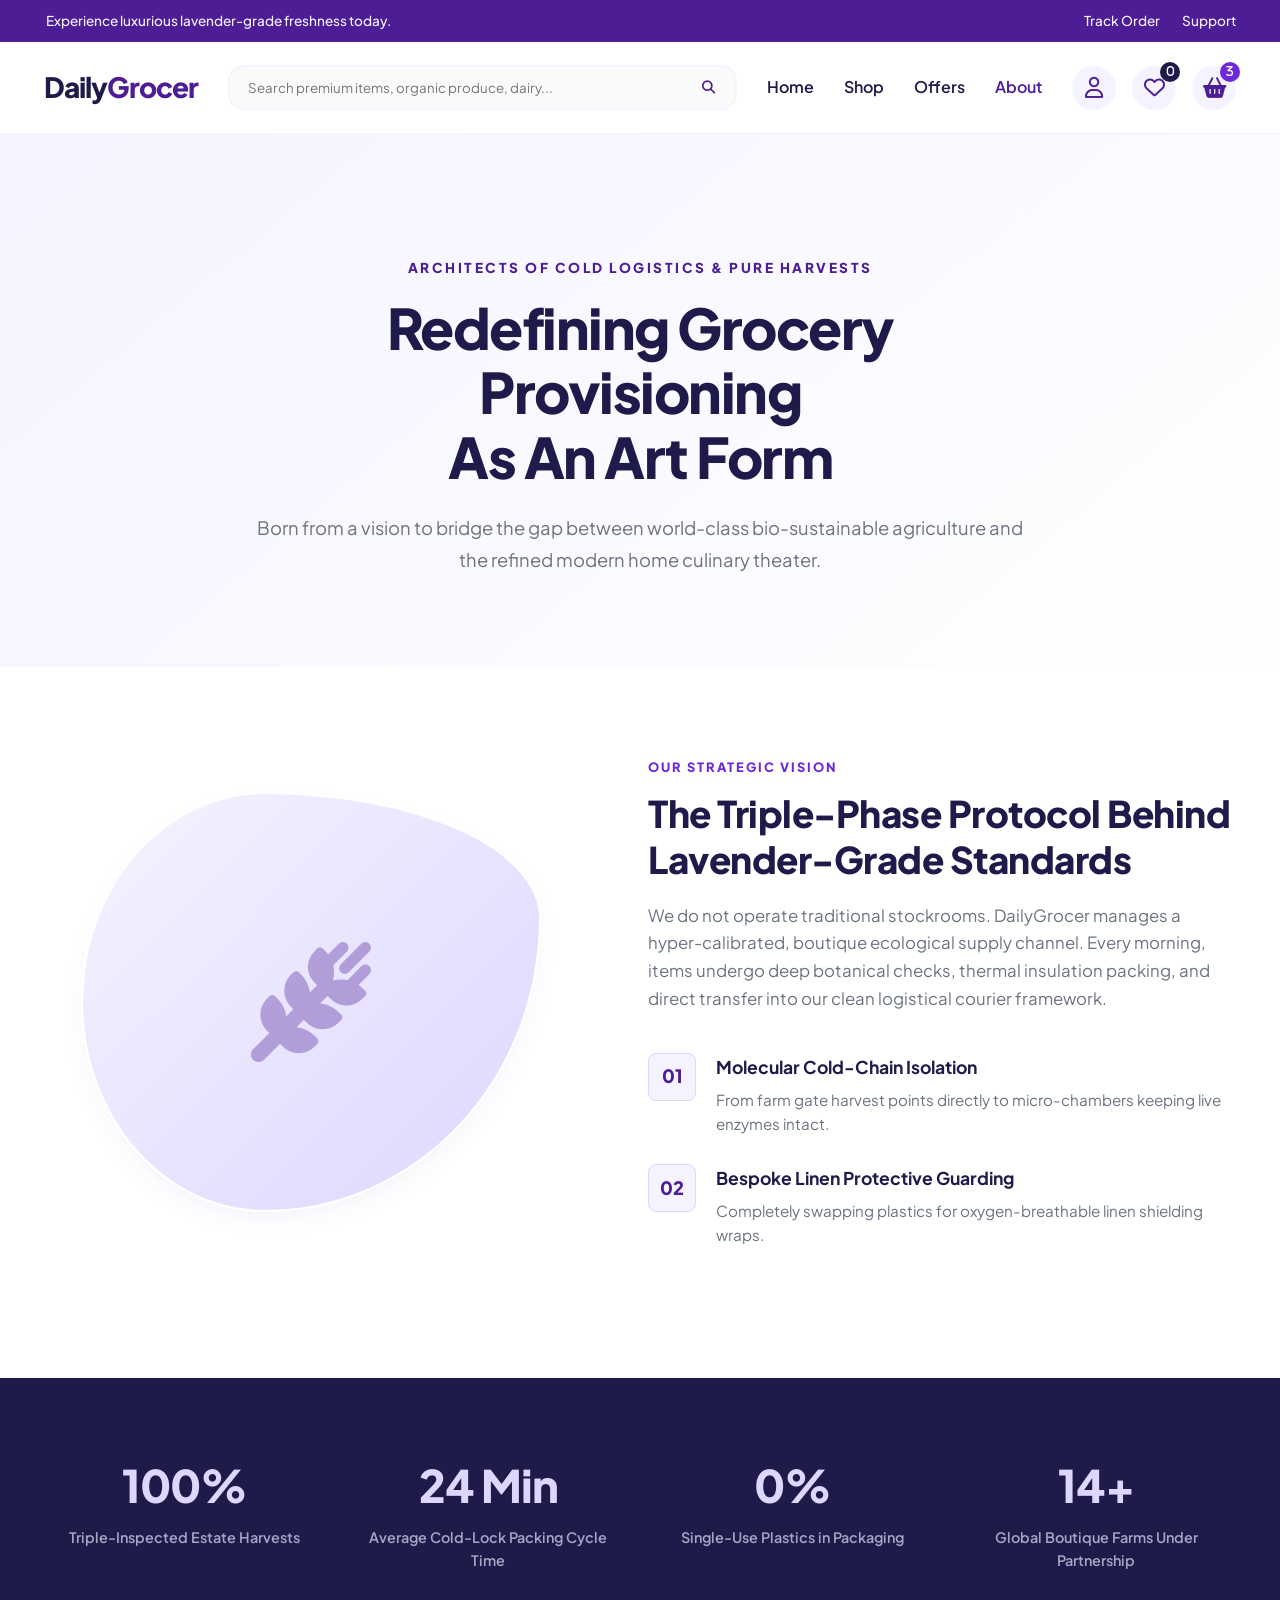
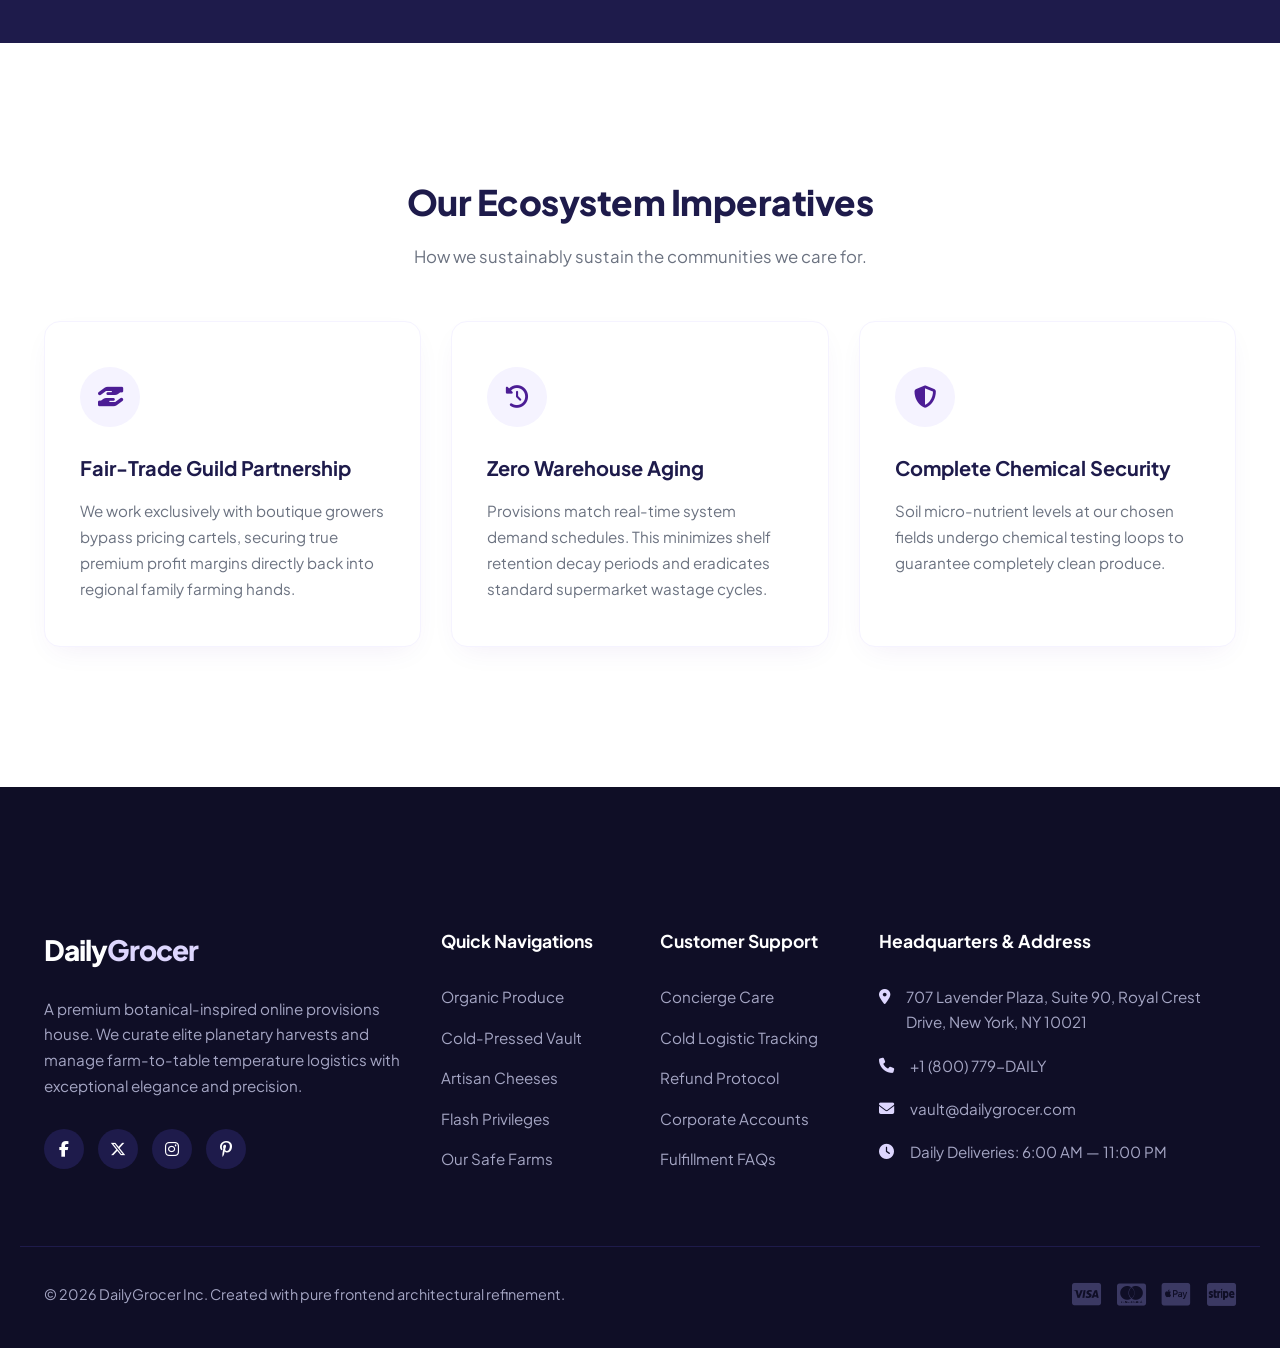
<file: About.html>
<!DOCTYPE html>
<html lang="en">
<head>
    <meta charset="UTF-8">
    <meta name="viewport" content="width=device-width, initial-scale=1.0">
    <title>About Our Provisions House | DailyGrocer</title>
    <link rel="preconnect" href="https://fonts.googleapis.com">
    <link rel="preconnect" href="https://fonts.gstatic.com" crossorigin>
    <link href="https://fonts.googleapis.com/css2?family=Plus+Jakarta+Sans:wght@300;400;500;600;700;800&display=swap" rel="stylesheet">
    <link rel="stylesheet" href="https://cdnjs.cloudflare.com/ajax/libs/font-awesome/6.4.0/css/all.min.css">
    <link rel="stylesheet" href="style.css">
    <link rel="stylesheet" href="About.css">
</head>
<body>

    <header class="main-header">
        <div class="header-top">
            <div class="container top-flex">
                <div class="top-left">
                    <span><i class="fa-solid fa-sparkles"></i> Experience luxurious lavender-grade freshness today.</span>
                </div>
                <div class="top-right">
                    <a href="#">Track Order</a>
                    <a href="#">Support</a>
                </div>
            </div>
        </div>
        <div class="header-main">
            <div class="container main-flex">
                <a href="./index.html" class="logo">Daily<span>Grocer</span></a>
                
                <div class="search-bar">
                    <input type="text" placeholder="Search premium items, organic produce, dairy...">
                    <button type="submit"><i class="fa-solid fa-magnifying-glass"></i></button>
                </div>

                <nav class="nav-links">
                    <a href="./index.html">Home</a>
                    <a href="./shop.html">Shop</a>
                    <a href="./offers.html">Offers</a>
                    <a href="./About.html" class="active">About</a>
                </nav>

                <div class="header-actions">
                    <a href="#" class="action-btn"><i class="fa-regular fa-user"></i></a>
                    <a href="#" class="action-btn"><i class="fa-regular fa-heart"><span class="badge">0</span></i></a>
                    <a href="#" class="action-btn"><i class="fa-solid fa-basket-shopping"><span class="badge menu-badge">3</span></i></a>
                </div>
            </div>
        </div>
    </header>

    <main>
        <section class="about-hero-section">
            <div class="container text-center-hero">
                <span class="about-tagline">Architects of Cold Logistics & Pure Harvests</span>
                <h1>Redefining Grocery Provisioning <br>As An Art Form</h1>
                <p>Born from a vision to bridge the gap between world-class bio-sustainable agriculture and the refined modern home culinary theater.</p>
            </div>
        </section>

        <section class="manifesto-section container">
            <div class="manifesto-grid">
                <div class="manifesto-visual">
                    <div class="manifesto-img-frame">
                        <i class="fa-solid fa-wheat-awn luxury-gold-icon"></i>
                    </div>
                </div>
                <div class="manifesto-content">
                    <span class="section-micro">Our Strategic Vision</span>
                    <h2>The Triple-Phase Protocol Behind Lavender-Grade Standards</h2>
                    <p>We do not operate traditional stockrooms. DailyGrocer manages a hyper-calibrated, boutique ecological supply channel. Every morning, items undergo deep botanical checks, thermal insulation packing, and direct transfer into our clean logistical courier framework.</p>
                    
                    <div class="innovative-milestones">
                        <div class="milestone-row">
                            <div class="m-number">01</div>
                            <div class="m-text">
                                <h4>Molecular Cold-Chain Isolation</h4>
                                <p>From farm gate harvest points directly to micro-chambers keeping live enzymes intact.</p>
                            </div>
                        </div>
                        <div class="milestone-row">
                            <div class="m-number">02</div>
                            <div class="m-text">
                                <h4>Bespoke Linen Protective Guarding</h4>
                                <p>Completely swapping plastics for oxygen-breathable linen shielding wraps.</p>
                            </div>
                        </div>
                    </div>
                </div>
            </div>
        </section>

        <section class="metrics-dashboard-section">
            <div class="container metrics-grid">
                <div class="metric-block">
                    <h3>100%</h3>
                    <p>Triple-Inspected Estate Harvests</p>
                </div>
                <div class="metric-block">
                    <h3>24 Min</h3>
                    <p>Average Cold-Lock Packing Cycle Time</p>
                </div>
                <div class="metric-block">
                    <h3>0%</h3>
                    <p>Single-Use Plastics in Packaging</p>
                </div>
                <div class="metric-block">
                    <h3>14+</h3>
                    <p>Global Boutique Farms Under Partnership</p>
                </div>
            </div>
        </section>

        <section class="pillars-section container">
            <div class="section-center-header">
                <h2>Our Ecosystem Imperatives</h2>
                <p>How we sustainably sustain the communities we care for.</p>
            </div>
            <div class="pillars-three-grid">
                <div class="pillar-box-card">
                    <div class="p-icon-circle"><i class="fa-solid fa-hand-holding-hand"></i></div>
                    <h3>Fair-Trade Guild Partnership</h3>
                    <p>We work exclusively with boutique growers bypass pricing cartels, securing true premium profit margins directly back into regional family farming hands.</p>
                </div>
                <div class="pillar-box-card">
                    <div class="p-icon-circle"><i class="fa-solid fa-clock-rotate-left"></i></div>
                    <h3>Zero Warehouse Aging</h3>
                    <p>Provisions match real-time system demand schedules. This minimizes shelf retention decay periods and eradicates standard supermarket wastage cycles.</p>
                </div>
                <div class="pillar-box-card">
                    <div class="p-icon-circle"><i class="fa-solid fa-shield-halved"></i></div>
                    <h3>Complete Chemical Security</h3>
                    <p>Soil micro-nutrient levels at our chosen fields undergo chemical testing loops to guarantee completely clean produce.</p>
                </div>
            </div>
        </section>
    </main>

    <footer class="main-footer">
        <div class="container footer-grid">
            <div class="footer-col brand-col">
                <a href="#" class="logo">Daily<span>Grocer</span></a>
                <p class="footer-desc">A premium botanical-inspired online provisions house. We curate elite planetary harvests and manage farm-to-table temperature logistics with exceptional elegance and precision.</p>
                <div class="social-links">
                    <a href="#" aria-label="Facebook"><i class="fa-brands fa-facebook-f"></i></a>
                    <a href="#" aria-label="Twitter"><i class="fa-brands fa-x-twitter"></i></a>
                    <a href="#" aria-label="Instagram"><i class="fa-brands fa-instagram"></i></a>
                    <a href="#" aria-label="Pinterest"><i class="fa-brands fa-pinterest-p"></i></a>
                </div>
            </div>

            <div class="footer-col">
                <h3>Quick Navigations</h3>
                <ul class="footer-links">
                    <li><a href="#">Organic Produce</a></li>
                    <li><a href="#">Cold-Pressed Vault</a></li>
                    <li><a href="#">Artisan Cheeses</a></li>
                    <li><a href="#">Flash Privileges</a></li>
                    <li><a href="#">Our Safe Farms</a></li>
                </ul>
            </div>

            <div class="footer-col">
                <h3>Customer Support</h3>
                <ul class="footer-links">
                    <li><a href="#">Concierge Care</a></li>
                    <li><a href="#">Cold Logistic Tracking</a></li>
                    <li><a href="#">Refund Protocol</a></li>
                    <li><a href="#">Corporate Accounts</a></li>
                    <li><a href="#">Fulfillment FAQs</a></li>
                </ul>
            </div>

            <div class="footer-col contact-col">
                <h3>Headquarters & Address</h3>
                <ul class="contact-info">
                    <li>
                        <i class="fa-solid fa-location-dot"></i>
                        <span>707 Lavender Plaza, Suite 90, Royal Crest Drive, New York, NY 10021</span>
                    </li>
                    <li>
                        <i class="fa-solid fa-phone"></i>
                        <span>+1 (800) 779-DAILY</span>
                    </li>
                    <li>
                        <i class="fa-solid fa-envelope"></i>
                        <span>vault@dailygrocer.com</span>
                    </li>
                    <li>
                        <i class="fa-solid fa-clock"></i>
                        <span>Daily Deliveries: 6:00 AM — 11:00 PM</span>
                    </li>
                </ul>
            </div>
        </div>

        <div class="footer-bottom">
            <div class="container bottom-flex">
                <p>&copy; 2026 DailyGrocer Inc. Created with pure frontend architectural refinement.</p>
                <div class="payment-icons">
                    <i class="fa-brands fa-cc-visa"></i>
                    <i class="fa-brands fa-cc-mastercard"></i>
                    <i class="fa-brands fa-cc-apple-pay"></i>
                    <i class="fa-brands fa-cc-stripe"></i>
                </div>
            </div>
        </div>
    </footer>

</body>
</html>
</file>
<file: style.css>
/* --- CSS RESET & ARCHITECTURAL BASE --- */
* {
    margin: 0;
    padding: 0;
    box-sizing: border-box;
}

:root {
    /* Premium Dark Lavender & White Architecture */
    --primary-main: #4c1d95;         /* Deep Luxurious Dark Lavender */
    --primary-accent: #6d28d9;       /* Vivid Lavender Edge */
    --primary-light: #f5f3ff;        /* Creamy Milk/Lavender tint */
    --primary-dust: #ddd6fe;         /* Soft Lavender Border tone */
    --text-dark: #1e1b4b;            /* Intense Navy Midnight Black */
    --text-muted: #6b7280;           /* Soft Concrete Gray */
    --bg-white: #ffffff;             /* Crisp Pure White */
    --bg-wash: #fafafa;              /* Clean Neutral Wash */
    --border-radius-lg: 16px;
    --border-radius-sm: 8px;
    --transition-smooth: all 0.4s cubic-bezier(0.16, 1, 0.3, 1);
    --shadow-premium: 0 10px 30px -10px rgba(76, 29, 149, 0.08);
    --shadow-hover: 0 20px 40px -15px rgba(76, 29, 149, 0.18);
}

body {
    font-family: 'Plus Jakarta Sans', sans-serif;
    color: var(--text-dark);
    background-color: var(--bg-white);
    line-height: 1.65;
    overflow-x: hidden;
}

.container {
    width: 100%;
    max-width: 1240px;
    margin: 0 auto;
    padding: 0 24px;
}

a {
    text-decoration: none;
    color: inherit;
    transition: var(--transition-smooth);
}

ul {
    list-style: none;
}

/* --- BUTTON ARCHITECTURE --- */
.btn {
    display: inline-flex;
    align-items: center;
    gap: 10px;
    padding: 14px 28px;
    font-weight: 700;
    border-radius: var(--border-radius-lg);
    transition: var(--transition-smooth);
    cursor: pointer;
    border: none;
    font-size: 0.95rem;
}

.btn-primary {
    background-color: var(--primary-main);
    color: var(--bg-white);
}

.btn-primary:hover {
    background-color: var(--primary-accent);
    transform: translateY(-2px);
    box-shadow: 0 8px 20px rgba(109, 40, 217, 0.2);
}

.btn-secondary {
    background-color: var(--primary-light);
    color: var(--primary-main);
}

.btn-secondary:hover {
    background-color: var(--primary-dust);
}

.btn-white {
    background-color: var(--bg-white);
    color: var(--primary-main);
}

.btn-white:hover {
    transform: translateY(-2px);
    box-shadow: 0 8px 20px rgba(0, 0, 0, 0.1);
}

/* --- SECTION TIMING & STRUCTURING --- */
.section-header {
    display: flex;
    justify-content: space-between;
    align-items: center;
    margin-bottom: 35px;
    margin-top: 80px;
}

.section-header h2 {
    font-size: 2rem;
    font-weight: 800;
    letter-spacing: -0.5px;
}

.header-with-badge {
    display: flex;
    align-items: center;
    gap: 16px;
}

.timer-badge {
    background-color: var(--primary-main);
    color: white;
    padding: 5px 12px;
    font-size: 0.8rem;
    font-weight: 700;
    border-radius: 30px;
    letter-spacing: 0.5px;
}

.view-all {
    color: var(--primary-main);
    font-weight: 700;
    font-size: 0.95rem;
}

.view-all:hover {
    color: var(--primary-accent);
}

/* --- INTERACTIVE SPINNING WHEEL CONTROLS & ANIMATIONS --- */
.wheel-modal-state, .spin-state {
    display: none;
}

.wheel-overlay {
    position: fixed;
    top: 0;
    left: 0;
    width: 100vw;
    height: 100vh;
    background: rgba(30, 27, 75, 0.6);
    backdrop-filter: blur(8px);
    z-index: 5000;
    display: flex;
    align-items: center;
    justify-content: center;
    opacity: 0;
    pointer-events: none;
    transition: var(--transition-smooth);
}

.wheel-modal {
    background: var(--bg-white);
    padding: 40px;
    border-radius: 24px;
    max-width: 460px;
    width: 90%;
    text-align: center;
    position: relative;
    box-shadow: 0 30px 60px rgba(0,0,0,0.2);
    transform: scale(0.9);
    transition: var(--transition-smooth);
}

.wheel-modal-state:checked + .wheel-overlay {
    opacity: 1;
    pointer-events: auto;
}

.wheel-modal-state:checked + .wheel-overlay .wheel-modal {
    transform: scale(1);
}

.close-wheel {
    position: absolute;
    top: 15px;
    right: 20px;
    font-size: 2rem;
    cursor: pointer;
    color: var(--text-muted);
}

.close-wheel:hover { color: var(--primary-main); }

.wheel-modal h3 { font-size: 1.6rem; color: var(--primary-main); margin-bottom: 8px; font-weight: 800;}
.wheel-modal p { font-size: 0.95rem; color: var(--text-muted); margin-bottom: 25px;}

.wheel-container {
    position: relative;
    width: 280px;
    height: 280px;
    margin: 0 auto 25px;
}

.wheel-pointer {
    position: absolute;
    top: -12px;
    left: 50%;
    transform: translateX(-50%);
    z-index: 50;
    color: var(--text-dark);
    font-size: 2rem;
}

.wheel {
    width: 100%;
    height: 100%;
    border-radius: 50%;
    border: 8px solid var(--primary-main);
    position: relative;
    overflow: hidden;
    transition: transform 4s cubic-bezier(0.15, 0.85, 0.35, 1);
    box-shadow: 0 10px 25px rgba(76,29,149,0.15);
}

.segment {
    position: absolute;
    width: 50%;
    height: 50%;
    transform-origin: 100% 100%;
    display: flex;
    align-items: center;
    justify-content: center;
}

.segment span {
    position: absolute;
    transform: rotate(45deg);
    font-weight: 800;
    font-size: 0.8rem;
    color: var(--primary-main);
    left: 40px;
    top: 40px;
}

.s1 { transform: rotate(0deg); background: #fdfbef; }
.s2 { transform: rotate(60deg); background: var(--primary-light); }
.s3 { transform: rotate(120deg); background: #fdfbef; }
.s4 { transform: rotate(180deg); background: var(--primary-light); }
.s5 { transform: rotate(240deg); background: #fdfbef; }
.s6 { transform: rotate(300deg); background: var(--primary-light); }

.s2 span, .s4 span, .s6 span { color: var(--primary-accent); }

.spin-btn {
    position: absolute;
    top: 50%;
    left: 50%;
    transform: translate(-50%, -50%);
    width: 60px;
    height: 60px;
    background: var(--primary-main);
    color: white;
    border-radius: 50%;
    display: flex;
    align-items: center;
    justify-content: center;
    font-weight: 800;
    font-size: 0.85rem;
    cursor: pointer;
    z-index: 40;
    border: 3px solid white;
    box-shadow: 0 4px 10px rgba(0,0,0,0.2);
}

/* Spin Execution Trigger Logic */
.spin-state:checked ~ .wheel {
    transform: rotate(1680deg); /* Lands precisely on 10% OFF segment */
}

.win-announcement {
    max-height: 0;
    overflow: hidden;
    transition: all 0.5s ease 4.2s; /* triggers exactly after rotation animation stops */
}

.spin-state:checked ~ .win-announcement {
    max-height: 80px;
}

.congrats-text {
    background: #f0fdf4;
    color: #16a34a;
    padding: 12px;
    border-radius: var(--border-radius-sm);
    font-weight: 600;
    border: 1px dashed #4ade80;
    margin: 0;
}

/* --- SECTION 1: HEADER --- */
.main-header {
    background-color: var(--bg-white);
    border-bottom: 1px solid var(--primary-light);
    position: sticky;
    top: 0;
    z-index: 1000;
}

.header-top {
    background-color: var(--primary-main);
    color: var(--primary-light);
    font-size: 0.85rem;
    font-weight: 500;
    padding: 10px 0;
}

.top-flex {
    display: flex;
    justify-content: space-between;
}

.wheel-trigger-link {
    cursor: pointer;
    font-weight: 700;
    color: #fef08a; /* Soft Gold Alert */
    margin-right: 20px;
}

.top-right a { margin-left: 20px; }
.top-right a:hover { color: white; }

.header-main { padding: 22px 0; }
.main-flex { display: flex; align-items: center; justify-content: space-between; gap: 30px; }

.logo {
    font-size: 1.75rem;
    font-weight: 800;
    color: var(--text-dark);
    letter-spacing: -1px;
}

.logo span { color: var(--primary-main); }

.search-bar {
    flex: 1;
    max-width: 520px;
    display: flex;
    border: 2px solid var(--primary-light);
    background-color: var(--bg-wash);
    border-radius: var(--border-radius-lg);
    overflow: hidden;
    transition: var(--transition-smooth);
}

.search-bar:focus-within {
    border-color: var(--primary-main);
    background-color: var(--bg-white);
}

.search-bar input {
    width: 100%;
    padding: 12px 18px;
    border: none;
    outline: none;
    background: transparent;
    font-family: inherit;
    color: var(--text-dark);
}

.search-bar button {
    background: transparent;
    border: none;
    padding: 0 20px;
    color: var(--primary-main);
    cursor: pointer;
}

.nav-links { display: flex; gap: 30px; font-weight: 600; }
.nav-links a:hover, .nav-links a.active { color: var(--primary-main); }

.header-actions { display: flex; gap: 16px; }

.action-btn {
    font-size: 1.3rem;
    position: relative;
    width: 44px;
    height: 44px;
    display: flex;
    align-items: center;
    justify-content: center;
    border-radius: 50%;
    background-color: var(--primary-light);
    color: var(--primary-main);
}

.action-btn:hover {
    background-color: var(--primary-main);
    color: var(--bg-white);
}

.action-btn .badge {
    position: absolute;
    top: -4px;
    right: -4px;
    background-color: var(--text-dark);
    color: white;
    font-size: 0.7rem;
    width: 20px;
    height: 20px;
    border-radius: 50%;
    display: flex;
    align-items: center;
    justify-content: center;
    font-weight: 700;
}

.action-btn .menu-badge {
    background-color: var(--primary-accent);
}

/* --- SECTION 2: HERO BANNER --- */
.hero-section {
    background: linear-gradient(140deg, var(--primary-light) 0%, #ffffff 100%);
    padding: 90px 0;
}

.hero-grid {
    display: grid;
    grid-template-columns: 1.1fr 0.9fr;
    align-items: center;
    gap: 60px;
}

.tagline {
    color: var(--primary-main);
    font-weight: 800;
    text-transform: uppercase;
    font-size: 0.85rem;
    letter-spacing: 2px;
    display: inline-block;
    margin-bottom: 12px;
}

.hero-content h1 {
    font-size: 3.5rem;
    line-height: 1.15;
    margin-bottom: 20px;
    color: var(--text-dark);
    font-weight: 800;
    letter-spacing: -1.5px;
}

.hero-content p {
    color: var(--text-muted);
    font-size: 1.15rem;
    margin-bottom: 35px;
    max-width: 560px;
}

.hero-buttons { display: flex; gap: 16px; }

.hero-image { display: flex; justify-content: center; position: relative; }

.hero-img-bg {
    width: 420px;
    height: 420px;
    background: linear-gradient(135deg, var(--primary-main), var(--primary-dust));
    border-radius: 60% 40% 30% 70% / 60% 30% 70% 40%;
    display: flex;
    align-items: center;
    justify-content: center;
    box-shadow: 0 20px 40px rgba(76,29,149,0.15);
}

.luxury-icon {
    font-size: 8rem;
    color: rgba(255, 255, 255, 0.4);
}

/* --- SECTION 3: FEATURES --- */
.features-section { margin-top: -50px; position: relative; z-index: 10; }
.features-grid { display: grid; grid-template-columns: repeat(4, 1fr); gap: 24px; }

.feature-card {
    background-color: var(--bg-white);
    padding: 30px 24px;
    border-radius: var(--border-radius-lg);
    box-shadow: var(--shadow-premium);
    border: 1px solid var(--primary-light);
    text-align: center;
    transition: var(--transition-smooth);
}

.feature-card:hover {
    transform: translateY(-6px);
    box-shadow: var(--shadow-hover);
    border-color: var(--primary-dust);
}

.icon-box {
    width: 56px;
    height: 56px;
    background-color: var(--primary-light);
    color: var(--primary-main);
    font-size: 1.6rem;
    display: flex;
    align-items: center;
    justify-content: center;
    border-radius: 50%;
    margin: 0 auto 20px;
}

.feature-card h3 { font-size: 1.15rem; margin-bottom: 10px; font-weight: 700; }
.feature-card p { font-size: 0.9rem; color: var(--text-muted); }

/* --- SECTION 4: CATEGORIES --- */
.categories-grid { display: grid; grid-template-columns: repeat(6, 1fr); gap: 20px; }

.category-card {
    background-color: var(--bg-wash);
    border: 1px solid transparent;
    padding: 24px 16px;
    border-radius: var(--border-radius-lg);
    text-align: center;
    cursor: pointer;
    transition: var(--transition-smooth);
}

.category-card:hover {
    background-color: var(--bg-white);
    border-color: var(--primary-main);
    box-shadow: var(--shadow-premium);
    transform: translateY(-4px);
}

.cat-icon {
    font-size: 2.2rem;
    color: var(--primary-main);
    margin-bottom: 16px;
}

.category-card h4 { font-size: 1rem; font-weight: 700; color: var(--text-dark); }
.category-card span { font-size: 0.8rem; color: var(--text-muted); display: block; margin-top: 4px; }

/* --- SECTIONS 5 & 7: EXQUISITE PRODUCT DESIGN --- */
.products-grid { display: grid; grid-template-columns: repeat(4, 1fr); gap: 28px; }

.product-card {
    background-color: var(--bg-white);
    border: 1px solid rgba(76,29,149,0.06);
    border-radius: var(--border-radius-lg);
    padding: 24px;
    position: relative;
    box-shadow: var(--shadow-premium);
    transition: var(--transition-smooth);
}

.product-card:hover {
    box-shadow: var(--shadow-hover);
    transform: translateY(-5px);
    border-color: var(--primary-dust);
}

.discount-badge {
    position: absolute;
    top: 18px;
    left: 18px;
    background-color: var(--text-dark);
    color: var(--bg-white);
    font-size: 0.75rem;
    font-weight: 800;
    padding: 4px 10px;
    border-radius: 6px;
    z-index: 2;
}

.product-img-holder {
    height: 180px;
    background-color: var(--primary-light);
    border-radius: var(--border-radius-lg);
    display: flex;
    align-items: center;
    justify-content: center;
    margin-bottom: 18px;
    color: var(--primary-main);
}

.demo-prod-icon { font-size: 3.8rem; opacity: 0.85; transition: var(--transition-smooth); }
.product-card:hover .demo-prod-icon { transform: scale(1.1); opacity: 1; }

.prod-cat {
    font-size: 0.75rem;
    text-transform: uppercase;
    color: var(--primary-accent);
    font-weight: 700;
    letter-spacing: 0.5px;
}

.product-info h4 {
    font-size: 1rem;
    font-weight: 700;
    margin: 6px 0 12px;
    height: 44px;
    overflow: hidden;
    color: var(--text-dark);
}

.rating { font-size: 0.85rem; color: var(--primary-accent); margin-bottom: 18px; }
.rating span { color: var(--text-muted); margin-left: 4px; }

.price-row { display: flex; justify-content: space-between; align-items: center; }
.price { font-weight: 800; font-size: 1.25rem; color: var(--text-dark); }
.old-price { font-size: 0.9rem; text-decoration: line-through; color: var(--text-muted); font-weight: 400; margin-left: 6px; }

.add-to-cart-btn {
    background-color: var(--primary-light);
    border: none;
    color: var(--primary-main);
    width: 40px;
    height: 40px;
    border-radius: 50%;
    display: flex;
    align-items: center;
    justify-content: center;
    cursor: pointer;
    font-size: 1.1rem;
    transition: var(--transition-smooth);
}

.add-to-cart-btn:hover {
    background-color: var(--primary-main);
    color: var(--bg-white);
}

/* --- SECTION 6: PROMOTIONAL SPLIT BANNERS --- */
.promo-banners { margin-top: 80px; }
.banner-grid { display: grid; grid-template-columns: 1fr 1fr; gap: 28px; }

.promo-card {
    border-radius: var(--border-radius-lg);
    padding: 50px;
    height: 250px;
    display: flex;
    align-items: center;
    position: relative;
    overflow: hidden;
    background-color: var(--primary-main);
    box-shadow: var(--shadow-premium);
}

.banner-1 {
    background: linear-gradient(45deg, rgba(30,27,75,0.9), rgba(109,40,217,0.7)), url('https://images.unsplash.com/photo-1540555700478-4be289fbecef?auto=format&fit=crop&w=600&q=80');
    background-size: cover;
    background-position: center;
    color: white;
}

.banner-2 {
    background: linear-gradient(45deg, rgba(30,27,75,0.9), rgba(109,40,217,0.7)), url('https://images.unsplash.com/photo-1610348725531-843dff14a701?auto=format&fit=crop&w=600&q=80');
    background-size: cover;
    background-position: center;
    color: white;
}

.promo-text span { font-weight: 700; font-size: 0.85rem; text-transform: uppercase; letter-spacing: 1.5px; opacity: 0.9;}
.promo-text h3 { font-size: 1.8rem; margin: 10px 0 24px; max-width: 360px; line-height: 1.3; font-weight: 800; }

/* --- SECTION 8: TESTIMONIALS --- */
.testimonials-section { background-color: var(--primary-light); padding: 80px 0; margin-top: 90px; }
.section-center-header { text-align: center; margin-bottom: 50px; }
.section-center-header h2 { font-size: 2.2rem; margin-bottom: 12px; font-weight: 800; letter-spacing: -0.5px;}
.section-center-header p { color: var(--text-muted); font-size: 1.05rem; }

.testimonials-grid { display: grid; grid-template-columns: 1fr 1fr; gap: 32px; }

.review-card {
    background-color: var(--bg-white);
    padding: 40px;
    border-radius: var(--border-radius-lg);
    box-shadow: var(--shadow-premium);
}

.stars { color: var(--primary-accent); margin-bottom: 20px; font-size: 1rem; }
.review-card p { font-style: italic; color: var(--text-dark); margin-bottom: 24px; font-size: 1.05rem; line-height: 1.7; }
.user-info { display: flex; align-items: center; gap: 16px; }

.user-avatar {
    width: 48px;
    height: 48px;
    background-color: var(--primary-light);
    color: var(--primary-main);
    font-weight: 800;
    border-radius: 50%;
    display: flex;
    align-items: center;
    justify-content: center;
}

.user-info h4 { font-size: 1rem; font-weight: 700; }
.user-info span { font-size: 0.85rem; color: var(--text-muted); }

/* --- SECTION 9: NEWSLETTER --- */
.newsletter-section { margin-top: 80px; margin-bottom: -60px; position: relative; z-index: 10; }

.newsletter-box {
    background-color: var(--text-dark);
    color: white;
    padding: 50px 60px;
    border-radius: var(--border-radius-lg);
    display: flex;
    justify-content: space-between;
    align-items: center;
    gap: 40px;
    box-shadow: 0 20px 40px rgba(30, 27, 75, 0.25);
}

.newsletter-content h2 { font-size: 2rem; margin-bottom: 10px; font-weight: 800; letter-spacing: -0.5px; }
.newsletter-content p { font-size: 1rem; opacity: 0.8; max-width: 480px; }

.newsletter-form { display: flex; gap: 12px; flex: 1; max-width: 460px; }
.newsletter-form input {
    flex: 1;
    padding: 16px 20px;
    border-radius: var(--border-radius-lg);
    border: 1px solid rgba(255,255,255,0.1);
    outline: none;
    font-family: inherit;
    background: rgba(255,255,255,0.06);
    color: white;
}
.newsletter-form input::placeholder { color: #9ca3af; }

/* --- SECTION 10: MANDATORY FOOTER --- */
.main-footer {
    background-color: #0f0e26;      /* Extremely Dark Premium Lavender Night */
    color: #a5a6c4;
    padding: 140px 0 40px;
}

.footer-grid {
    display: grid;
    grid-template-columns: 2fr 1fr 1fr 2fr;
    gap: 40px;
    padding-bottom: 60px;
    border-bottom: 1px solid #1e1b4b;
}

.footer-col h3 {
    color: var(--bg-white);
    font-size: 1.1rem;
    margin-bottom: 28px;
    font-weight: 700;
}

.brand-col .logo { color: var(--bg-white); display: inline-block; margin-bottom: 22px; }
.brand-col .logo span { color: var(--primary-dust); }
.footer-desc { font-size: 0.95rem; line-height: 1.7; margin-bottom: 30px; }

.social-links { display: flex; gap: 14px; }
.social-links a {
    width: 40px;
    height: 40px;
    background-color: #1e1b4b;
    color: var(--bg-white);
    display: flex;
    align-items: center;
    justify-content: center;
    border-radius: 50%;
}

.social-links a:hover {
    background-color: var(--primary-accent);
    transform: translateY(-4px);
}

.footer-links li { margin-bottom: 14px; }
.footer-links a { font-size: 0.95rem; }
.footer-links a:hover { color: var(--bg-white); padding-left: 6px; }

.contact-info li {
    display: flex;
    gap: 16px;
    margin-bottom: 18px;
    font-size: 0.95rem;
    align-items: flex-start;
}

.contact-info i { color: var(--primary-dust); margin-top: 5px; }

.footer-bottom { padding-top: 35px; }
.bottom-flex { display: flex; justify-content: space-between; align-items: center; font-size: 0.9rem; }
.payment-icons { font-size: 1.6rem; display: flex; gap: 16px; color: #3b3963; }

/* --- ARCHITECTURAL RESPONSIVENESS OVERLAYS --- */
@media (max-width: 1024px) {
    .products-grid { grid-template-columns: repeat(3, 1fr); }
    .categories-grid { grid-template-columns: repeat(3, 1fr); }
    .footer-grid { grid-template-columns: 1fr 1fr; }
}

@media (max-width: 768px) {
    .hero-grid, .banner-grid, .testimonials-grid, .newsletter-box { grid-template-columns: 1fr; }
    .features-grid { grid-template-columns: repeat(2, 1fr); }
    .products-grid { grid-template-columns: repeat(2, 1fr); }
    .nav-links { display: none; } /* Kept clean for standard layout architecture */
    .newsletter-box { padding: 35px; }
}
.product-img-holder img{
    width: 80%;
    height: 100%;
}
</file>
<file: About.css>
/* ==========================================================================
   DAILYGROCER PREMIUM ARCHITECTURAL ADD-ON: ABOUT PAGE STYLES
   ========================================================================== */

/* --- ABOUT HERO SECTOR --- */
.about-hero-section {
    background: linear-gradient(140deg, var(--primary-light) 0%, var(--bg-white) 100%);
    padding: 120px 0 90px;
    text-align: center;
}

.text-center-hero {
    max-width: 840px;
    margin: 0 auto;
}

.about-tagline {
    color: var(--primary-main);
    font-weight: 800;
    text-transform: uppercase;
    font-size: 0.85rem;
    letter-spacing: 2.5px;
    display: inline-block;
    margin-bottom: 16px;
}

.about-hero-section h1 {
    font-size: 3.5rem;
    line-height: 1.15;
    margin-bottom: 24px;
    color: var(--text-dark);
    font-weight: 800;
    letter-spacing: -1.5px;
}

.about-hero-section p {
    color: var(--text-muted);
    font-size: 1.15rem;
    line-height: 1.75;
}

/* --- THE BRAND MANIFESTO SPLIT GRID --- */
.manifesto-section {
    padding: 90px 24px;
}

.manifesto-grid {
    display: grid;
    grid-template-columns: 1fr 1.1fr;
    align-items: center;
    gap: 70px;
}

.manifesto-visual {
    display: flex;
    justify-content: center;
}

.manifesto-img-frame {
    width: 100%;
    max-width: 460px;
    height: 420px;
    background: linear-gradient(135deg, var(--primary-light), var(--primary-dust));
    border-radius: 40% 60% 60% 40% / 50% 30% 70% 50%;
    display: flex;
    align-items: center;
    justify-content: center;
    box-shadow: var(--shadow-premium);
    border: 2px solid var(--bg-white);
    transition: var(--transition-smooth);
}

.manifesto-grid:hover .manifesto-img-frame {
    transform: scale(1.02) rotate(1deg);
    box-shadow: var(--shadow-hover);
}

.luxury-gold-icon {
    font-size: 7.5rem;
    color: var(--primary-main);
    opacity: 0.35;
}

.section-micro {
    color: var(--primary-accent);
    font-weight: 800;
    text-transform: uppercase;
    font-size: 0.8rem;
    letter-spacing: 2px;
    display: block;
    margin-bottom: 12px;
}

.manifesto-content h2 {
    font-size: 2.3rem;
    font-weight: 800;
    line-height: 1.25;
    color: var(--text-dark);
    margin-bottom: 20px;
    letter-spacing: -0.5px;
}

.manifesto-content p {
    color: var(--text-muted);
    font-size: 1.05rem;
    margin-bottom: 40px;
}

/* --- SEQUENTIAL INNOVATION MILESTONES --- */
.innovative-milestones {
    display: flex;
    flex-direction: column;
    gap: 28px;
}

.milestone-row {
    display: flex;
    gap: 20px;
    align-items: flex-start;
}

.m-number {
    font-size: 1.15rem;
    font-weight: 800;
    color: var(--primary-main);
    background-color: var(--primary-light);
    width: 48px;
    height: 48px;
    min-width: 48px;
    border-radius: var(--border-radius-sm);
    display: flex;
    align-items: center;
    justify-content: center;
    border: 1px solid var(--primary-dust);
}

.m-text h4 {
    font-size: 1.1rem;
    font-weight: 700;
    color: var(--text-dark);
    margin-bottom: 6px;
}

.m-text p {
    font-size: 0.95rem;
    color: var(--text-muted);
    margin: 0;
    line-height: 1.6;
}

/* --- METRICS DASHBOARD STRIP --- */
.metrics-dashboard-section {
    background-color: var(--text-dark);
    color: var(--bg-white);
    padding: 70px 24px;
    margin: 40px 0;
}

.metrics-grid {
    display: grid;
    grid-template-columns: repeat(4, 1fr);
    gap: 32px;
    text-align: center;
}

.metric-block h3 {
    font-size: 2.8rem;
    font-weight: 800;
    color: var(--primary-dust);
    margin-bottom: 4px;
    letter-spacing: -1px;
}

.metric-block p {
    font-size: 0.9rem;
    color: #a5a6c4;
    font-weight: 600;
}

/* --- THREE CORE PILLAR CARDS --- */
.pillars-section {
    padding: 90px 24px 140px;
}

.pillars-three-grid {
    display: grid;
    grid-template-columns: repeat(3, 1fr);
    gap: 30px;
}

.pillar-box-card {
    background-color: var(--bg-white);
    border: 1px solid var(--primary-light);
    padding: 45px 35px;
    border-radius: var(--border-radius-lg);
    box-shadow: var(--shadow-premium);
    transition: var(--transition-smooth);
}

.pillar-box-card:hover {
    transform: translateY(-6px);
    box-shadow: var(--shadow-hover);
    border-color: var(--primary-dust);
}

.p-icon-circle {
    width: 60px;
    height: 60px;
    background-color: var(--primary-light);
    color: var(--primary-main);
    font-size: 1.4rem;
    display: flex;
    align-items: center;
    justify-content: center;
    border-radius: 50%;
    margin-bottom: 24px;
}

.pillar-box-card h3 {
    font-size: 1.25rem;
    font-weight: 700;
    color: var(--text-dark);
    margin-bottom: 14px;
}

.pillar-box-card p {
    font-size: 0.95rem;
    color: var(--text-muted);
    line-height: 1.7;
    margin: 0;
}

/* ==========================================================================
   RESPONSIVE MEDIA OVERLAYS FOR ABOUT CONFIGURATIONS
   ========================================================================== */
@media (max-width: 1024px) {
    .manifesto-grid {
        gap: 40px;
    }
    .metrics-grid {
        grid-template-columns: repeat(2, 1fr);
        gap: 40px;
    }
    .pillars-three-grid {
        grid-template-columns: 1fr;
    }
}

@media (max-width: 768px) {
    .manifesto-grid {
        grid-template-columns: 1fr;
    }
    .about-hero-section h1 {
        font-size: 2.6rem;
    }
    .manifesto-content h2 {
        font-size: 1.9rem;
    }
}

@media (max-width: 480px) {
    .metrics-grid {
        grid-template-columns: 1fr;
    }
    .about-hero-section {
        padding: 90px 0 60px;
    }
}
</file>
